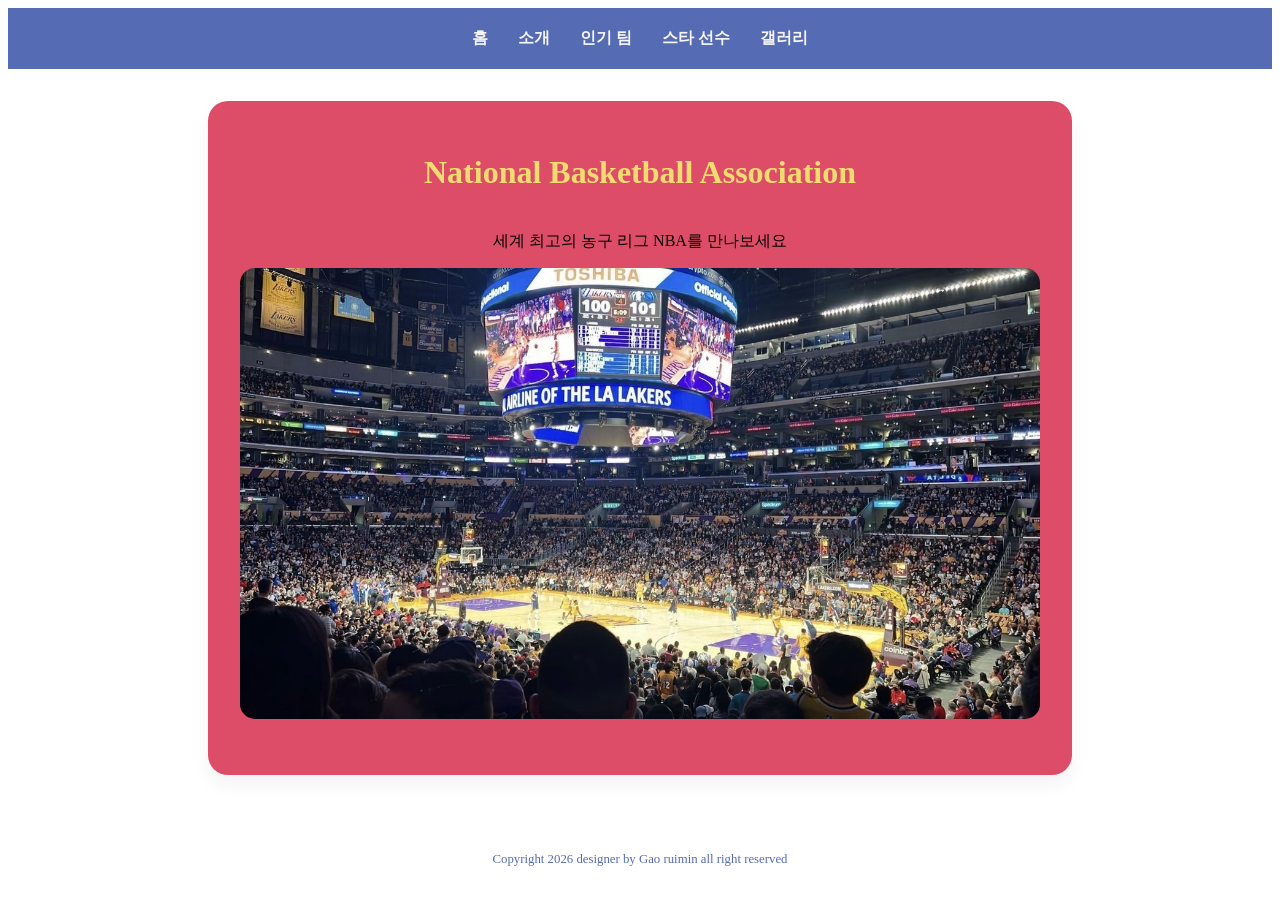
<file: index.html>
<!DOCTYPE html>
<html lang="ko">
<head>
    <meta charset="UTF-8">
    <meta name="viewport" content="width=device-width, initial-scale=1.0">
    <title>WELCOME</title>
    <link rel="stylesheet" href="style.css">
</head>
<body>
    <nav>
        <a href="index.html">홈</a>
        <a href="about.html">소개</a>
        <a href="team.html">인기 팀</a>
        <a href="member.html">스타 선수</a>
        <a href="photo.html">갤러리</a>
    </nav>
    <div class="container">
        <h1>National Basketball Association</h1>
        <p style="text-align: center;"><br>세계 최고의 농구 리그 NBA를 만나보세요 </p>
        <img src="image/NBA1.jpg" alt="1">
</div>
<footer><p>Copyright 2026 designer by Gao ruimin all right reserved</p></footer>
</body>
</html>
</file>
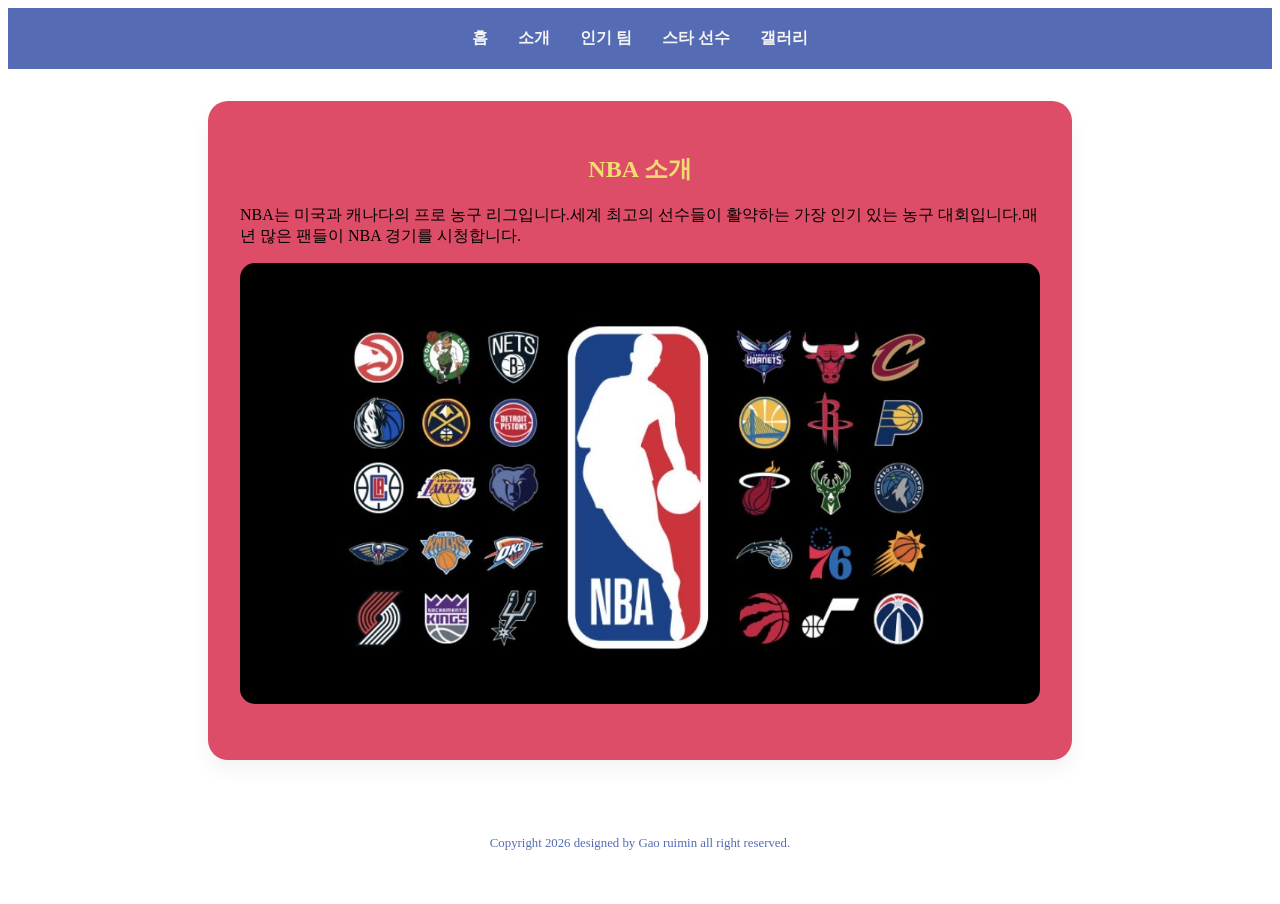
<file: about.html>
<!DOCTYPE html>
<html lang="ko">
<head>
    <meta charset="UTF-8">
    <meta name="viewport" content="width=device-width, initial-scale=1.0">
    <title>WELCOME</title>
    <link rel="stylesheet" href="style.css">
</head>
<body>
    <nav>
        <a href="index.html">홈</a>
        <a href="about.html">소개</a>
        <a href="team.html">인기 팀</a>
        <a href="member.html">스타 선수</a>
        <a href="photo.html">갤러리</a>

    </nav>
    <div class="container">
    <h2>NBA 소개</h2>
    <p>NBA는 미국과 캐나다의 프로 농구 리그입니다.세계 최고의 선수들이 활약하는 가장 인기 있는 농구 대회입니다.매년 많은 팬들이 NBA 경기를 시청합니다.</p>
    <img src="image/NBA2.jpg" alt="2">
</div>
<footer><p>Copyright 2026 designed by Gao ruimin all right reserved.</p></footer>

</body>
</html>
</file>
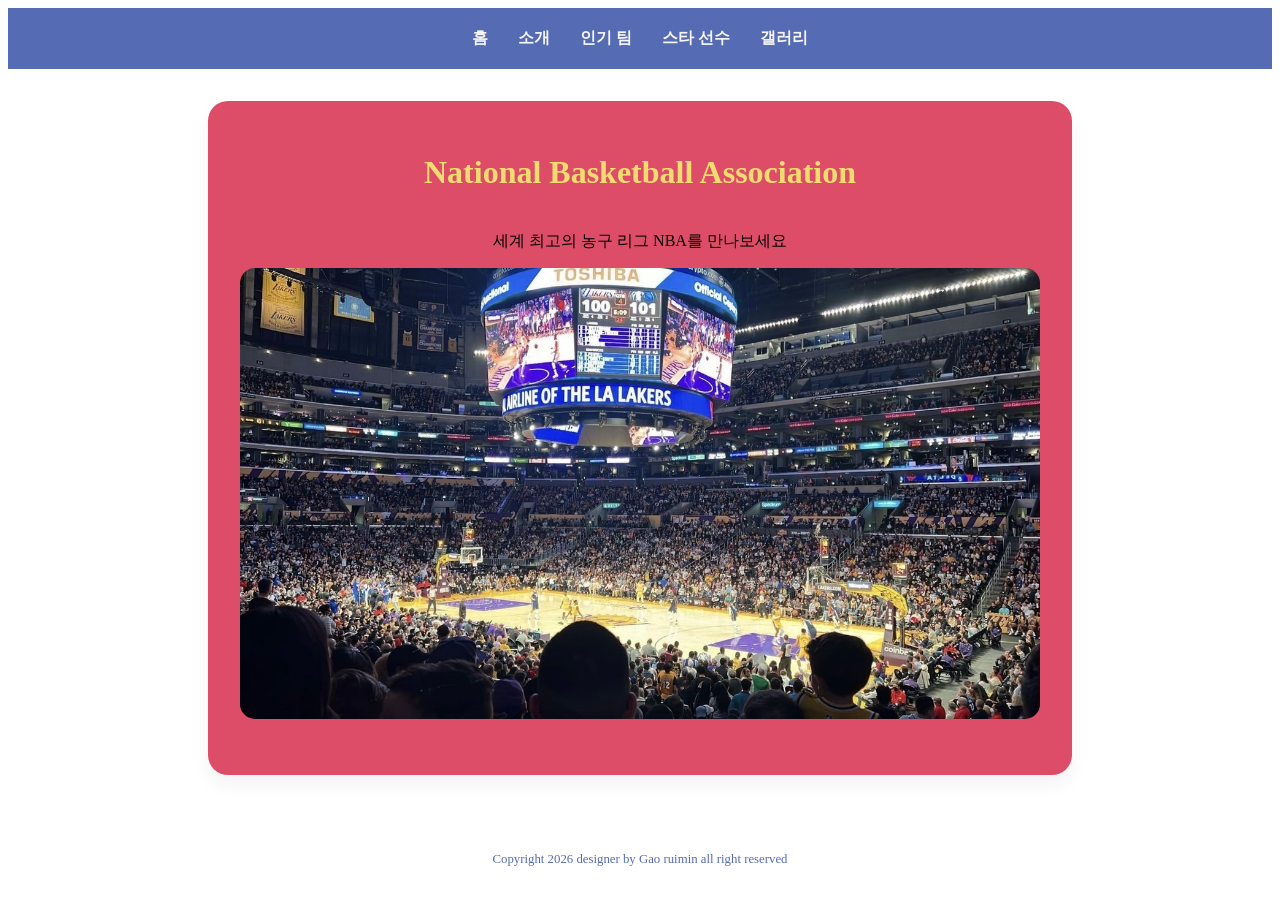
<file: home.html>
<!DOCTYPE html>
<html lang="ko">
<head>
    <meta charset="UTF-8">
    <meta name="viewport" content="width=device-width, initial-scale=1.0">
    <title>WELCOME</title>
    <link rel="stylesheet" href="style.css">
</head>
<body>
    <nav>
        <a href="home.html">홈</a>
        <a href="about.html">소개</a>
        <a href="team.html">인기 팀</a>
        <a href="member.html">스타 선수</a>
        <a href="photo.html">갤러리</a>
    </nav>
    <div class="container">
        <h1>National Basketball Association</h1>
        <p style="text-align: center;"><br>세계 최고의 농구 리그 NBA를 만나보세요 </p>
        <img src="image/NBA1.jpg" alt="1">
</div>
<footer><p>Copyright 2026 designer by Gao ruimin all right reserved</p></footer>
</body>
</html>
</file>
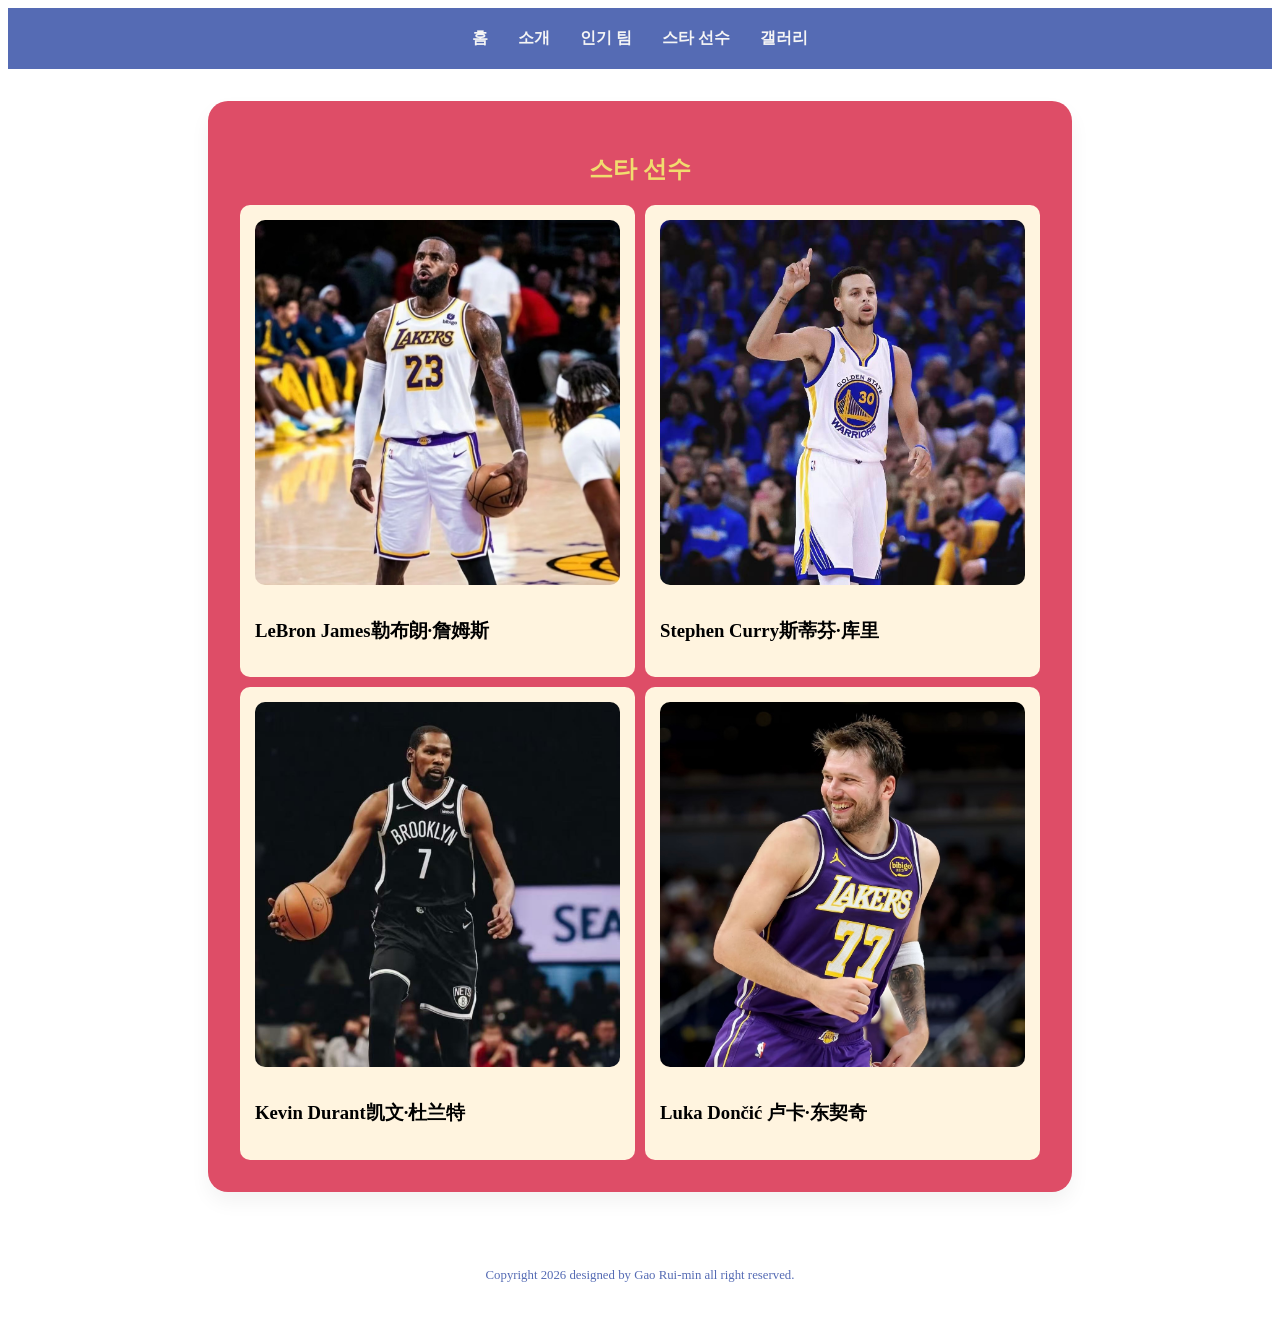
<file: member.html>
<!DOCTYPE html>
<html lang="ko">
<head>
    <meta charset="UTF-8">
    <meta name="viewport" content="width=device-width, initial-scale=1.0">
    <title>WELCOME</title>
    <link rel="stylesheet" href="style.css">
</head>
<body>
    <nav>
        <a href="index.html">홈</a>
        <a href="about.html">소개</a>
        <a href="team.html">인기 팀</a>
        <a href="member.html">스타 선수</a>
        <a href="photo.html">갤러리</a>

    </nav>
    <div class="container">
    <h2>스타 선수</h2>
    <div style="display: flex; gap: 10px; flex-wrap: wrap;">
        <div style="flex: 1; min-width: 300px; background: #fff4df; padding: 15px; border-radius: 10px;">
            <img src="image/1.jpg" alt="에티오피아 커피" style="width: 100%; height: auto; border-radius: 10px; margin-bottom: 10px;">
            <h3>LeBron James勒布朗·詹姆斯</h3>
            
        </div>
        <div style="flex: 1; min-width: 300px; background: #fff4df; padding: 15px; border-radius: 10px;">
            <img src="image/2.jpg" alt="콜롬비아 커피" style="width: 100%; height: auto; border-radius: 10px; margin-bottom: 10px;">
            <h3>Stephen Curry斯蒂芬·库里</h3>
            
        </div>
        <div style="flex: 1; min-width: 300px; background: #fff4df; padding: 15px; border-radius: 10px;">
            <img src="image/3.jpg" alt="브라질 커피" style="width: 100%; height: auto; border-radius: 10px; margin-bottom: 10px;">
            <h3>Kevin Durant凯文·杜兰特</h3>
            
        </div>
        <div style="flex: 1; min-width: 300px; background: #fff4df; padding: 15px; border-radius: 10px;">
            <img src="image/4.jpg" alt="케냐 커피" style="width: 100%; height: auto; border-radius: 10px; margin-bottom: 10px;">
            <h3>Luka Dončić 卢卡·东契奇</h3>
            
        </div>
    </div>
</div>
<footer><p>Copyright 2026 designed by Gao Rui-min all right reserved.</p></footer>

</body>
</html>
</file>
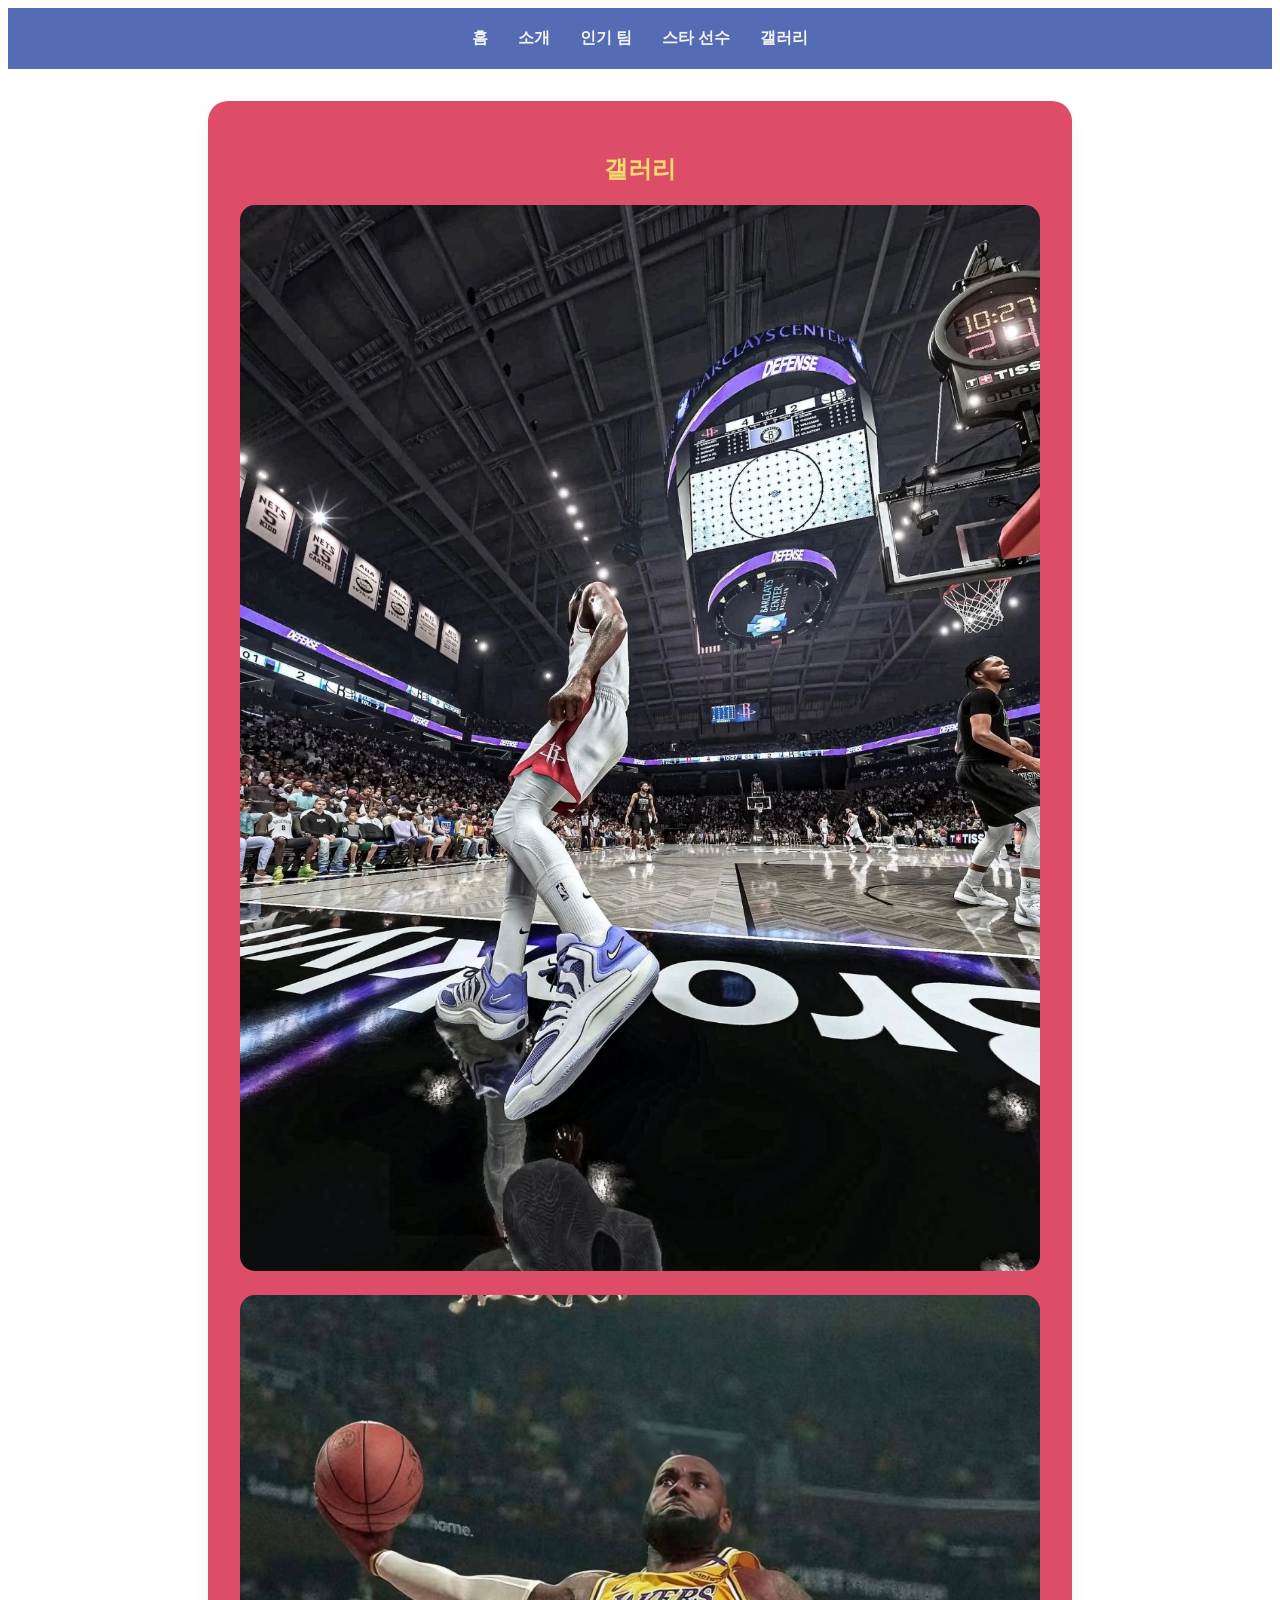
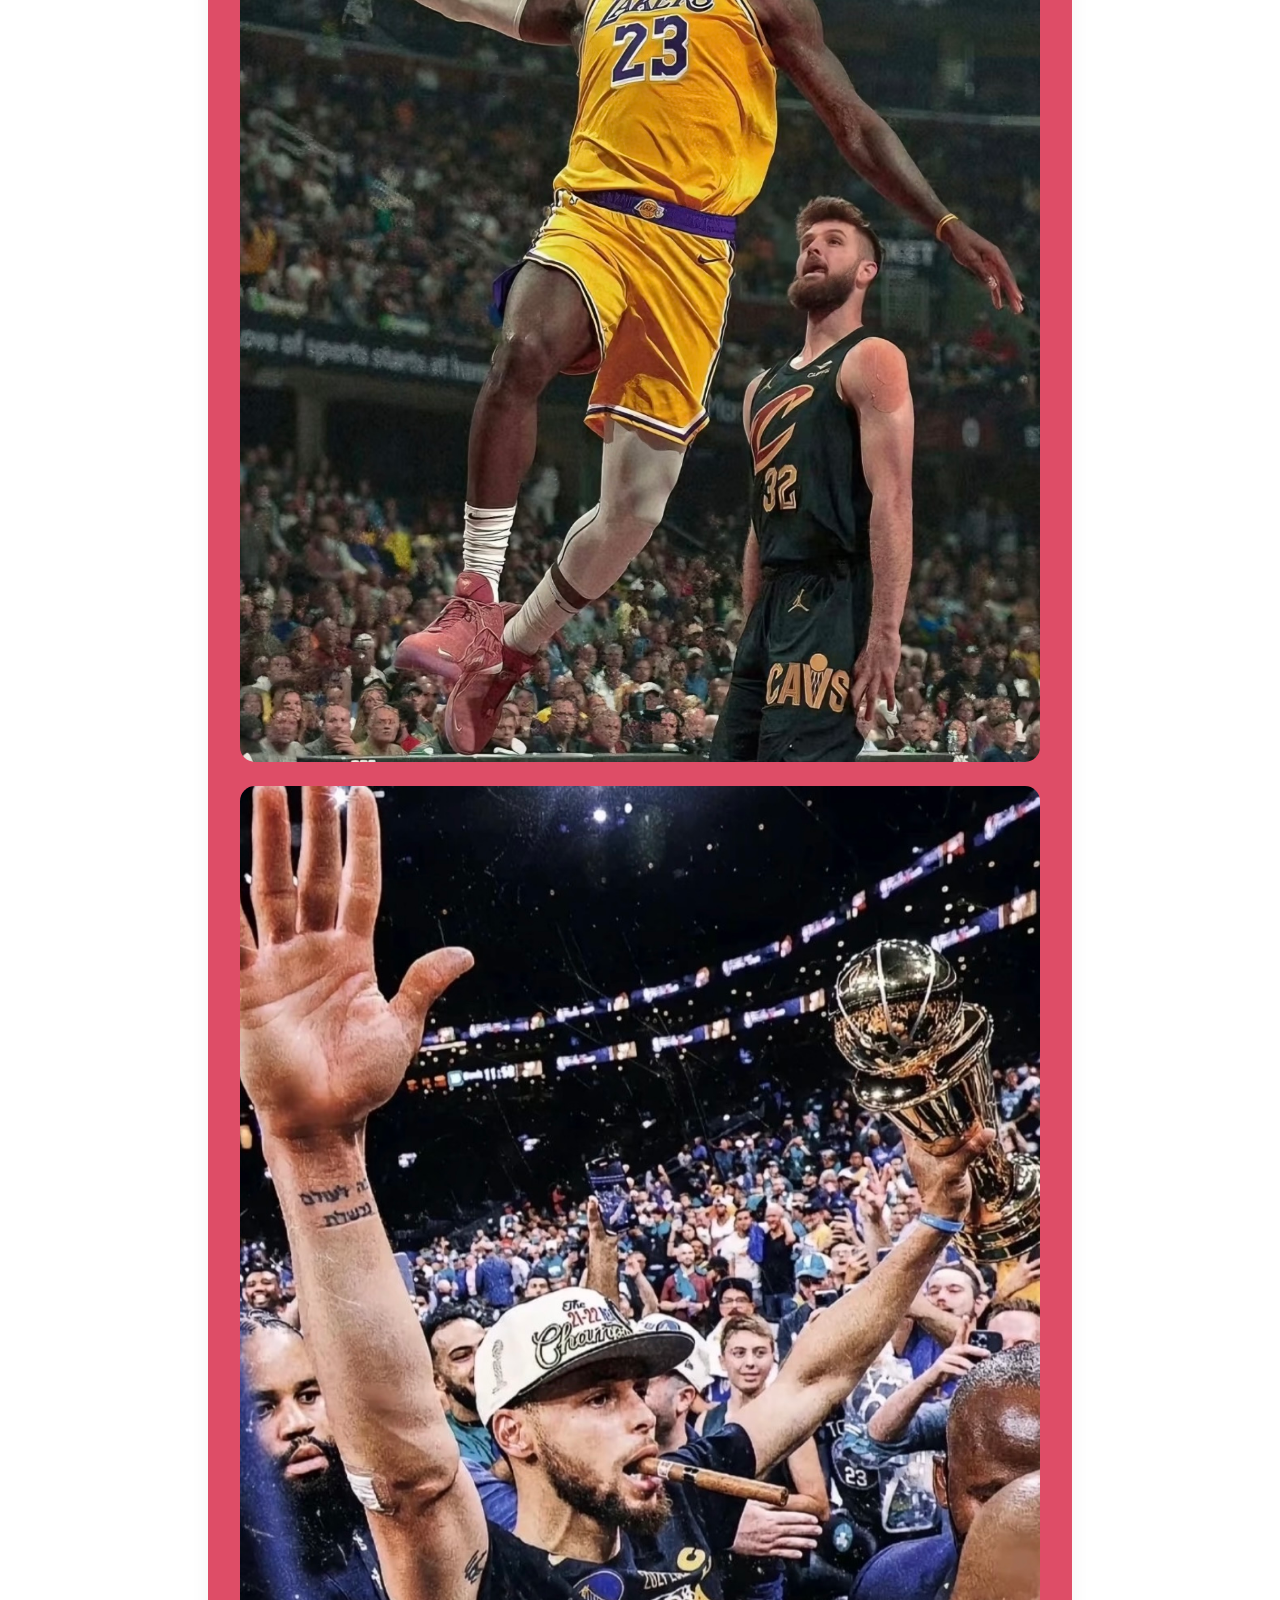
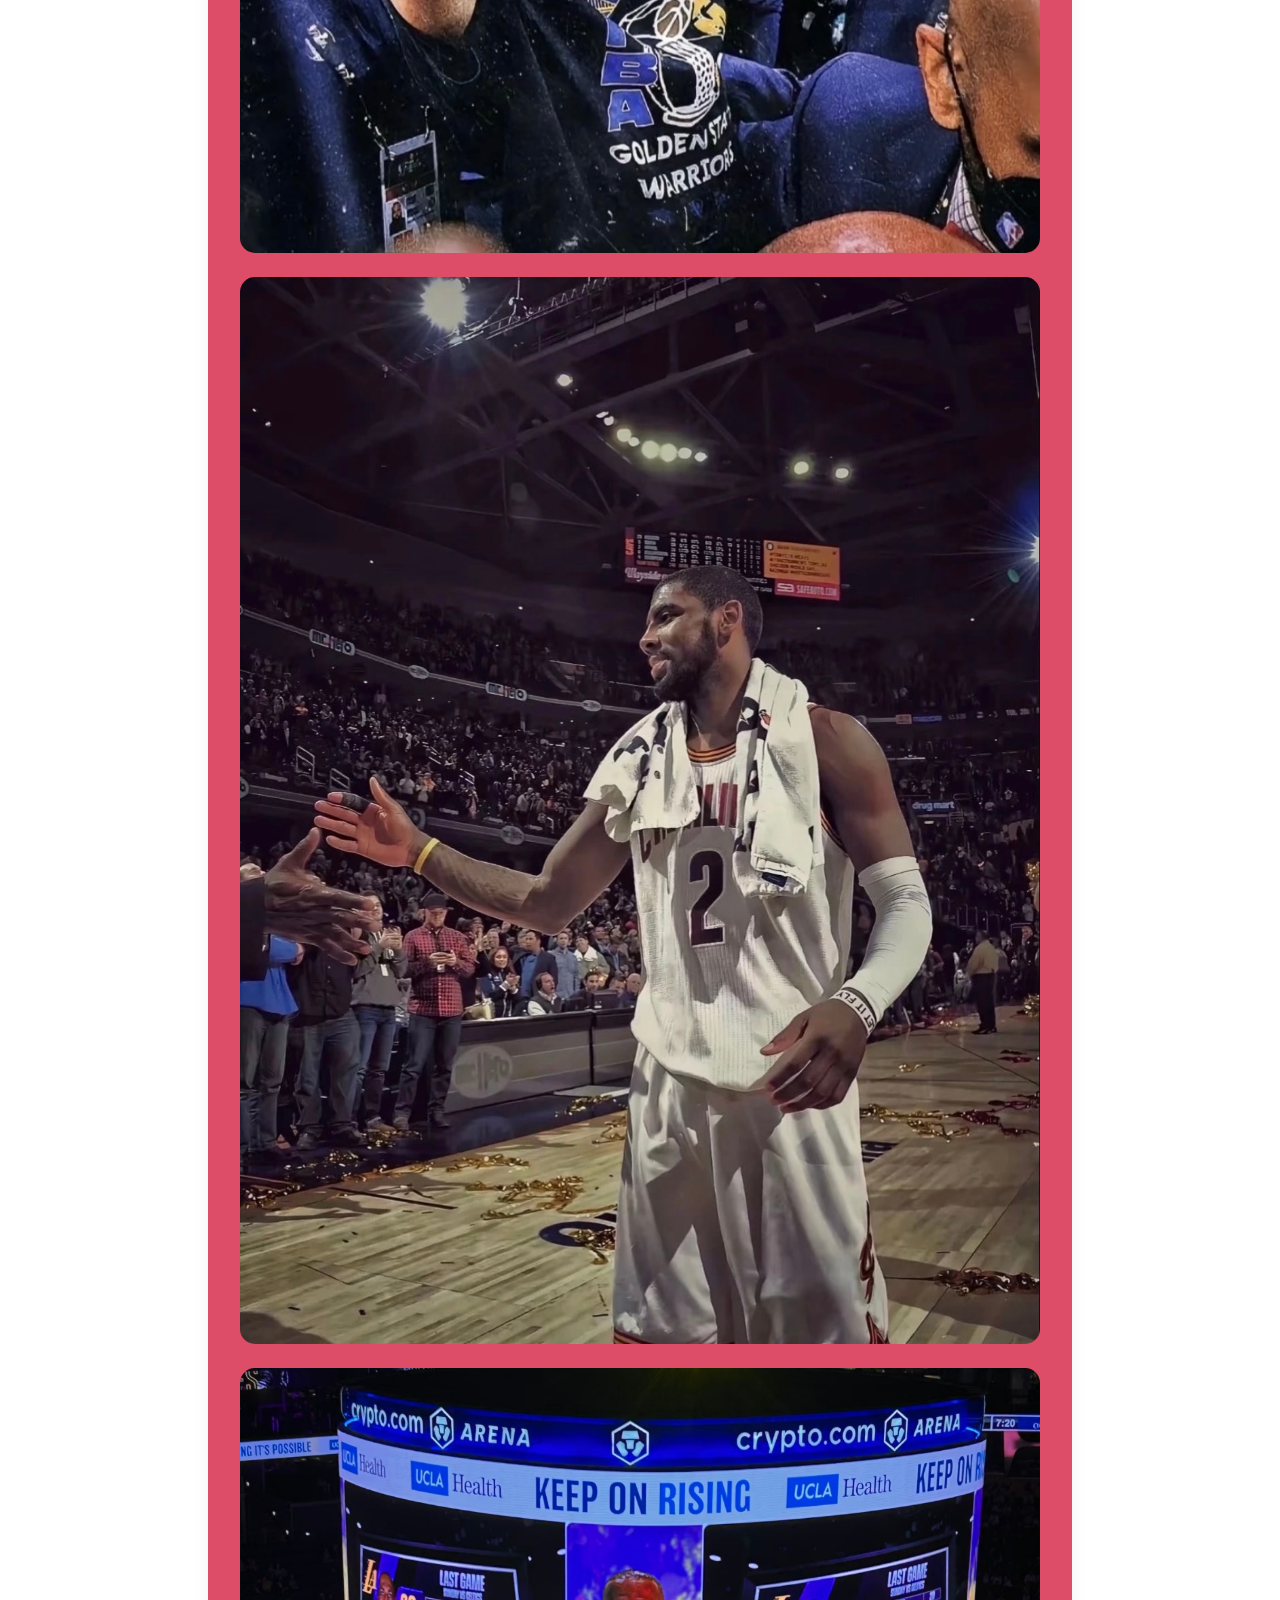
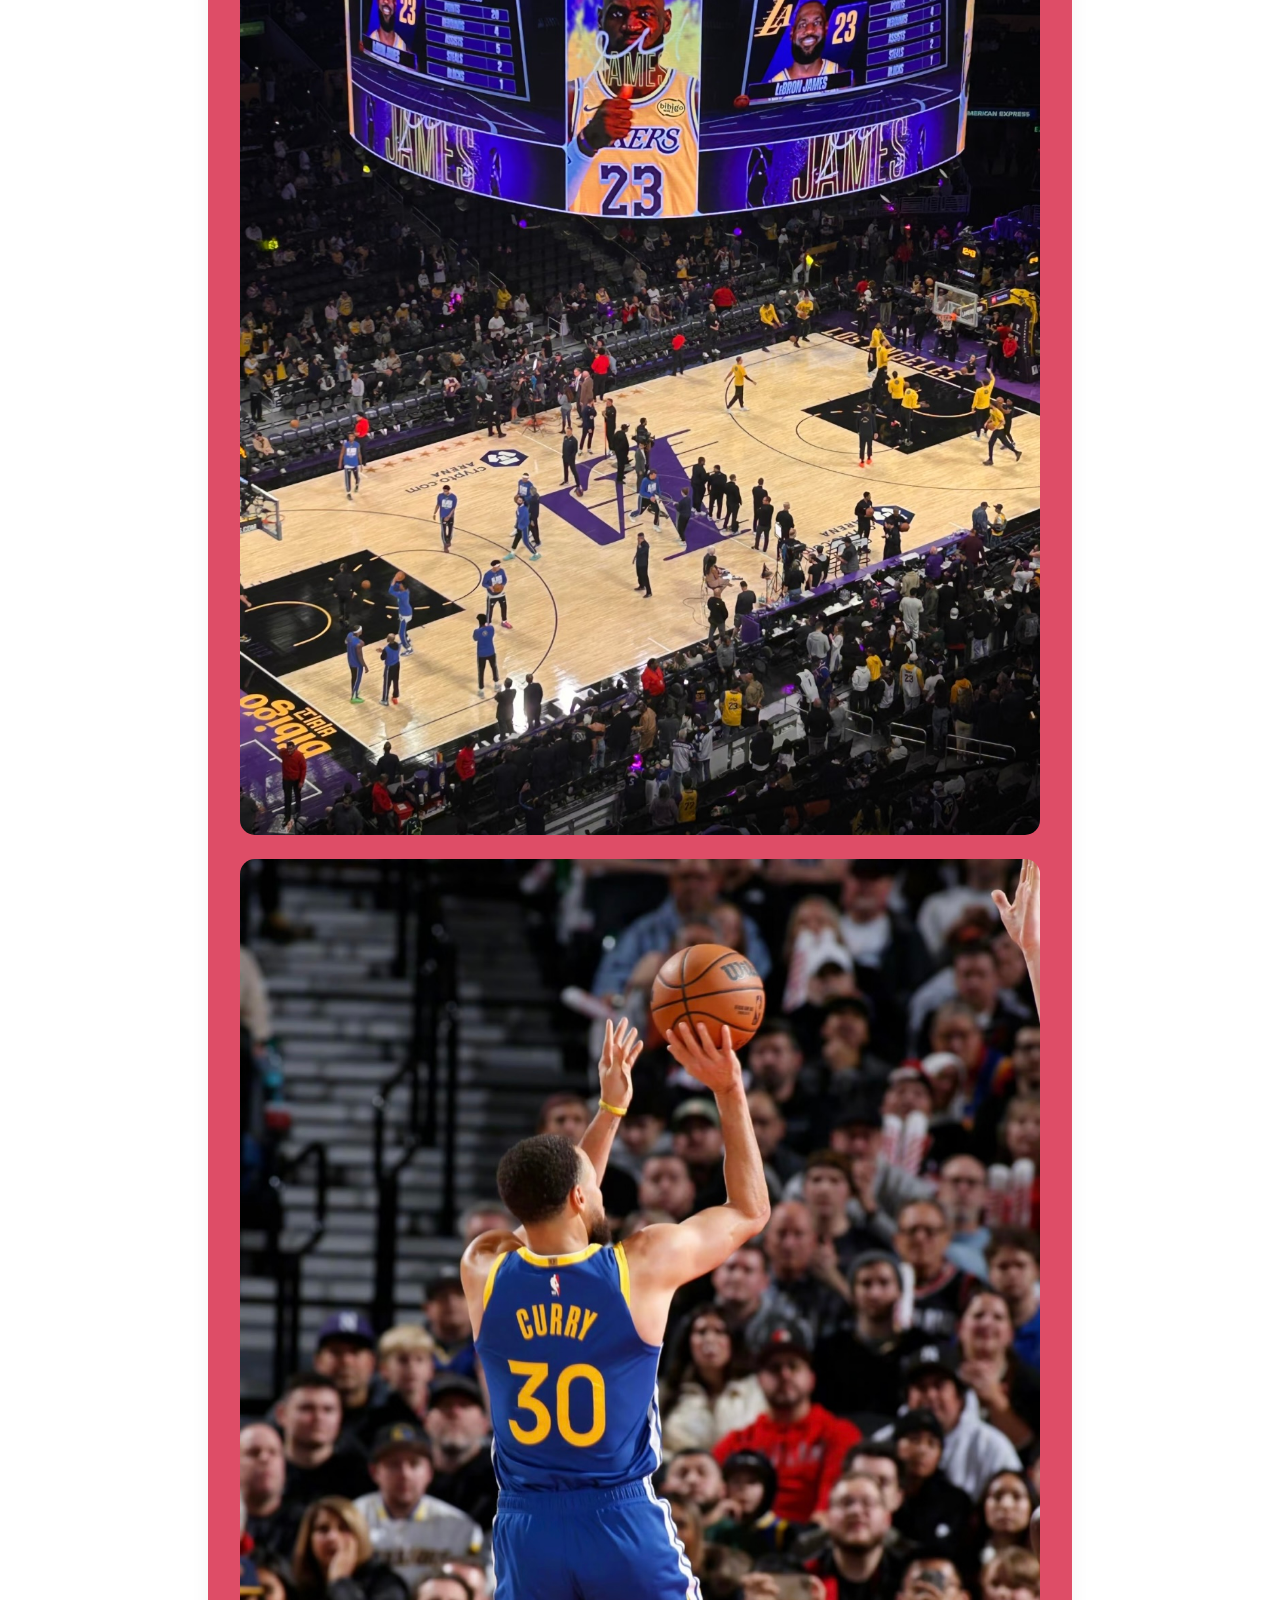
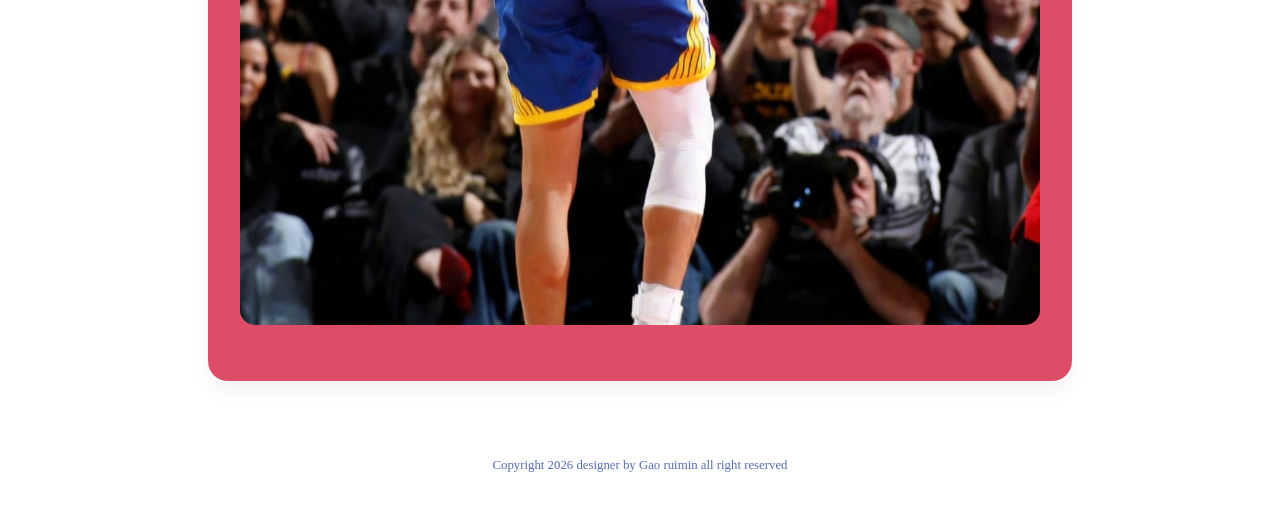
<file: photo.html>
<!DOCTYPE html>
<html lang="ko">
<head>
    <meta charset="UTF-8">
    <meta name="viewport" content="width=device-width, initial-scale=1.0">
    <title>WELCOME</title>
    <link rel="stylesheet" href="style.css">
</head>
<div>
<body>
    <nav>
        <a href="index.html">홈</a>
        <a href="about.html">소개</a>
        <a href="team.html">인기 팀</a>
        <a href="member.html">스타 선수</a>
        <a href="photo.html">갤러리</a>

    </nav>
    <div class="container">
    <h2>갤러리</h2>
    <center table border="5" width="500" bgcolor=#fefbc4 /center>
<tr><td><img src="image/111.jpg" width=150></td><td><img src="image/666.jpg" width="150"></td><td><img src="image/222.jpg" width=150></td></tr><tr><td><a href= ><img src="image/333.jpg" width=150></a ></td><td><img src="image/444.jpg" width=150></a ></td><td><img src="image/555.jpg" width=150></a ></td></tr>
</table>

</body>
</div>
<footer><p>Copyright 2026 designer by Gao ruimin all right reserved</p></footer>
</html>
</file>
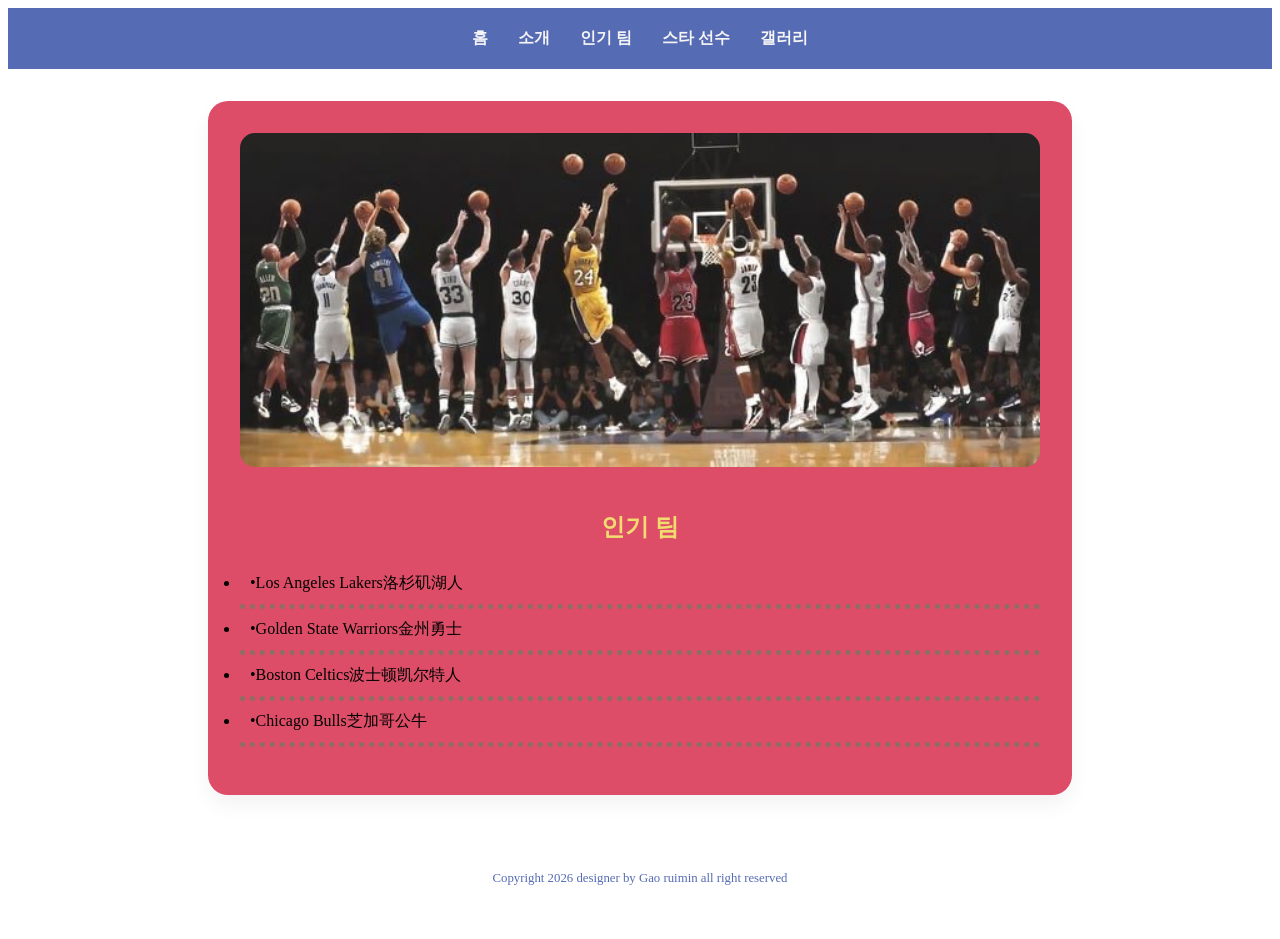
<file: team.html>
<!DOCTYPE html>
<html lang="ko">
<head>
    <meta charset="UTF-8">
    <meta name="viewport" content="width=device-width, initial-scale=1.0">
    <title>WELCOME</title>
    <link rel="stylesheet" href="style.css">
</head>
<body>
    <nav>
        <a href="index.html">홈</a>
        <a href="about.html">소개</a>
        <a href="team.html">인기 팀</a>
        <a href="member.html">스타 선수</a>
        <a href="photo.html">갤러리</a>

    </nav>
    <div class="container">
    <img src="image/NBA3.jpg" alt="메뉴 이미지" style="width: 100%; height: auto;">
    <h2>인기 팀</h2>
    <ul style="padding: 0;">
        <li style="padding: 10px; border-bottom: 5px dotted #8d6e63;">•Los Angeles Lakers洛杉矶湖人</li>
        <li style="padding: 10px; border-bottom: 5px dotted #8d6e63;">	•Golden State Warriors金州勇士</li>
        <li style="padding: 10px; border-bottom: 5px dotted #8d6e63;">•Boston Celtics波士顿凯尔特人</li>
        <li style="padding: 10px; border-bottom: 5px dotted #8d6e63;">•Chicago Bulls芝加哥公牛</li>
        
</div>

</body>
<footer><p>Copyright 2026 designer by Gao ruimin all right reserved</p></footer>
</html>
</file>
<file: style.css>
* 篮球 테마 설정 */
body { font-family: 'Pretendard', sans-serif; margin: 0; padding: 0; background-color: #fecbd1; color: #fecbd1; line-height: 1.6; }

/* 네비게이션: 篮球感觉 */
nav { background: #556bb4; padding: 15px; text-align: center; position: sticky; top: 0; z-index: 1000; display: flex; flex-wrap: wrap; justify-content: center; }
nav a { color: #f5f5f5; margin: 5px 15px; text-decoration: none; font-weight: bold; }
nav a:hover { color: #f1dc6f; }

/* 컨테이너 */
.container { width: 90%; max-width: 800px; margin: 2rem auto; padding: 2rem; background: #de4d67; border-radius: 20px; box-shadow: 0 10px 20px rgba(0,0,0,0.05); }

h1, h2 { color: #f1dc6f; text-align: center; }
img { width: 100%; border-radius: 15px; margin-bottom: 20px; }

/* 푸터 */
footer { text-align: center; padding: 2rem; font-size: 0.8rem; color: #556bb4; }
</file>
